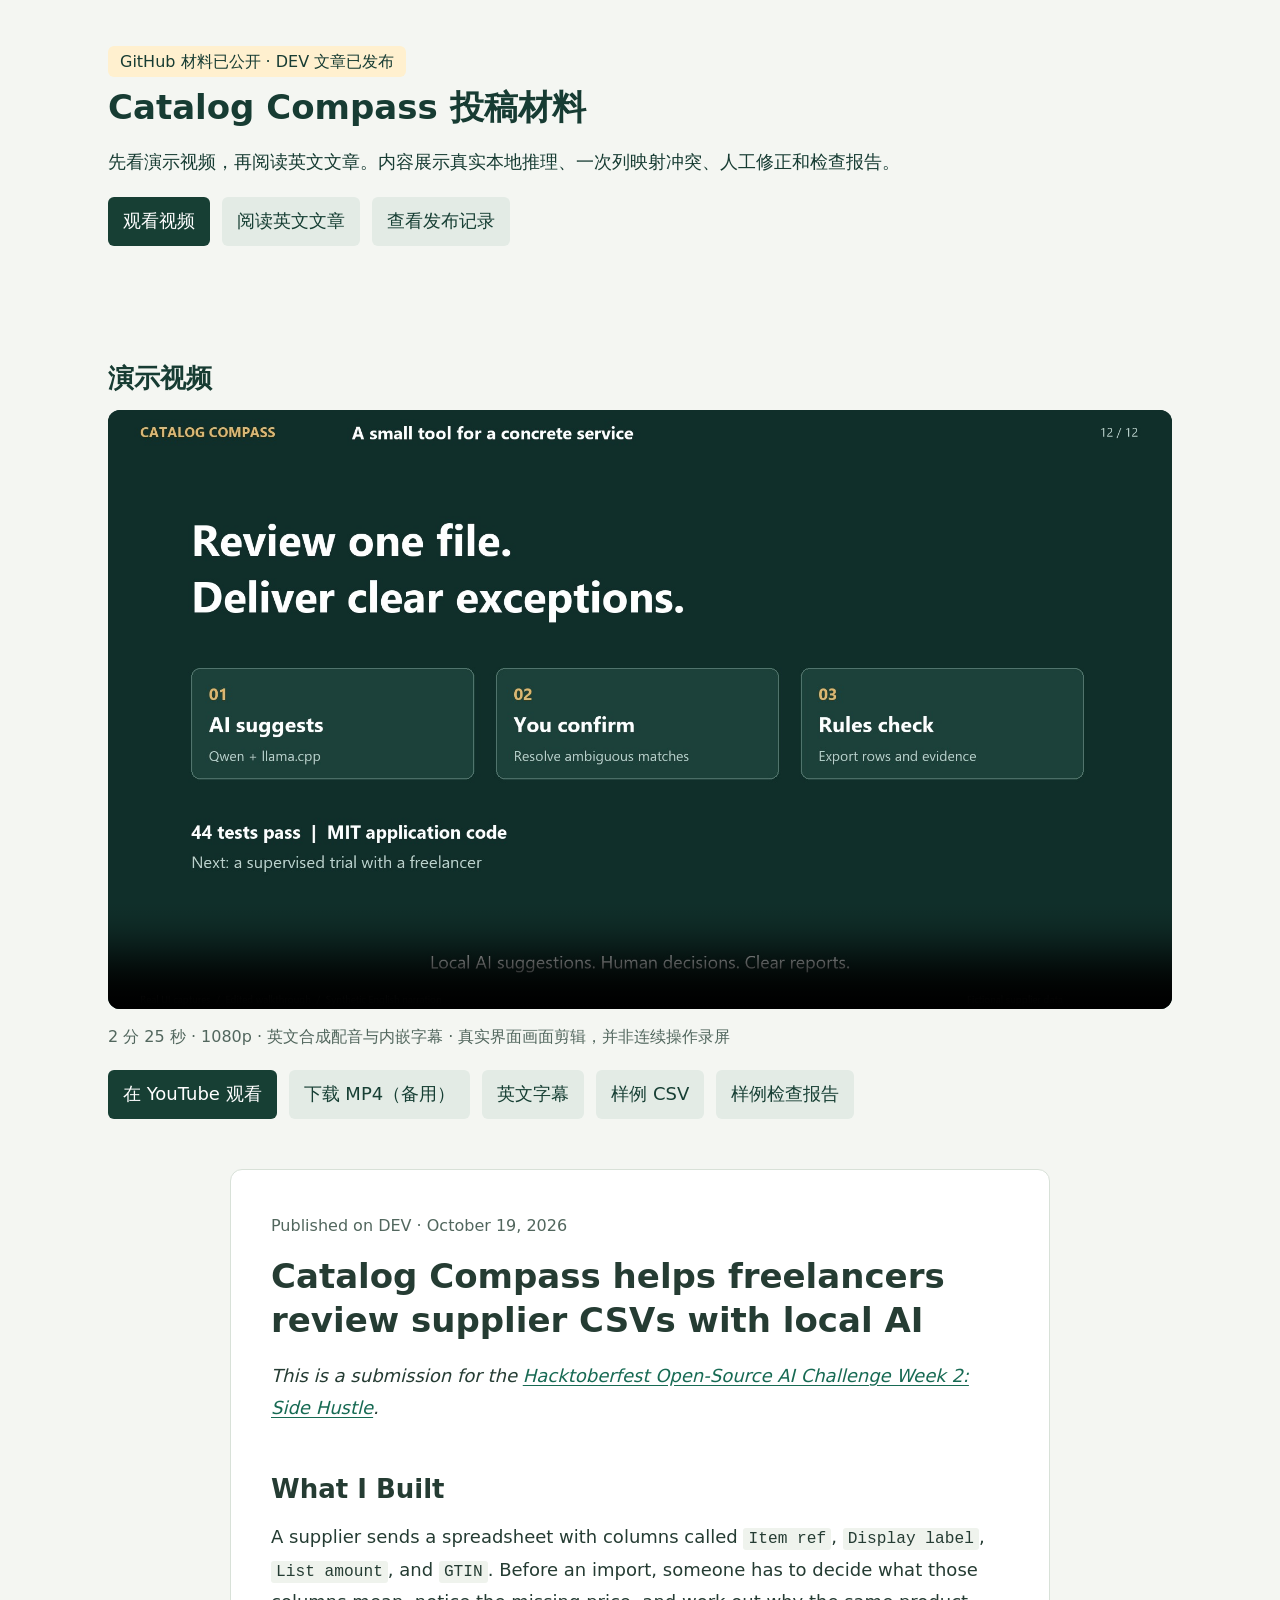
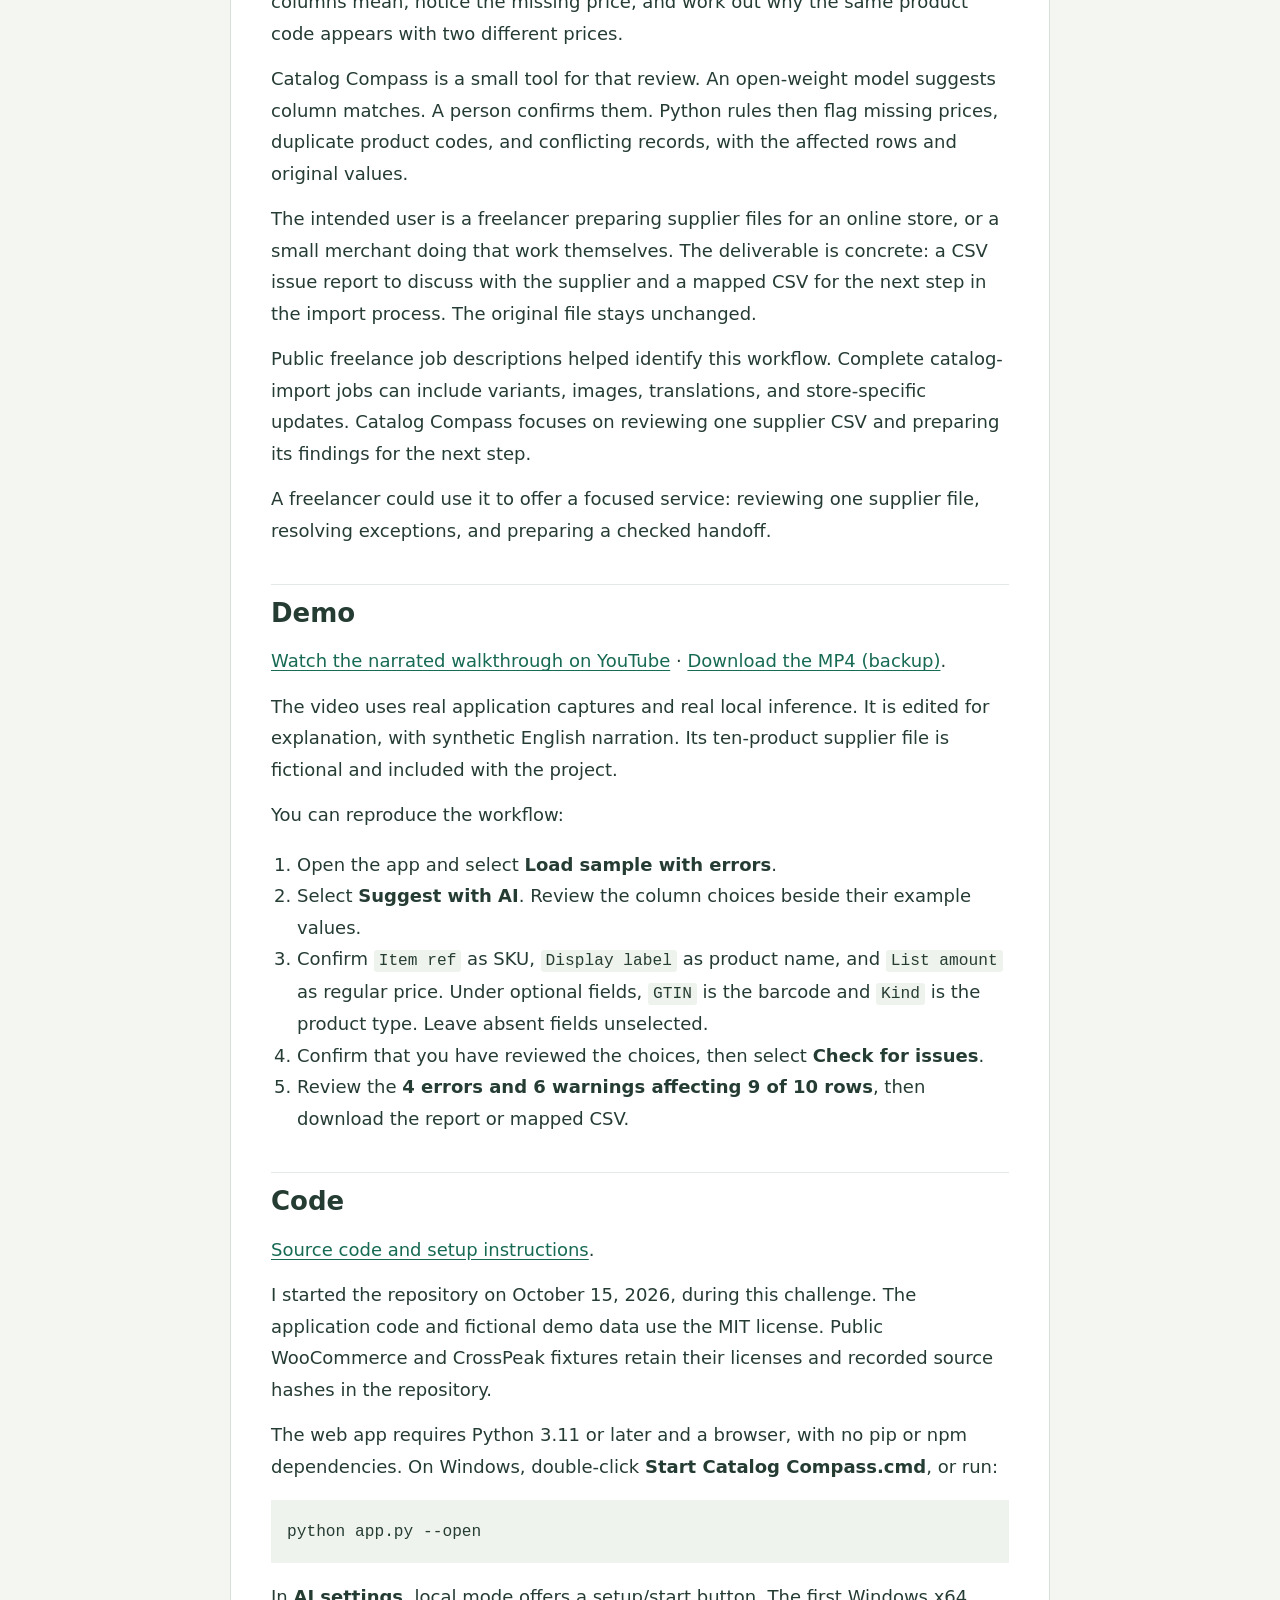
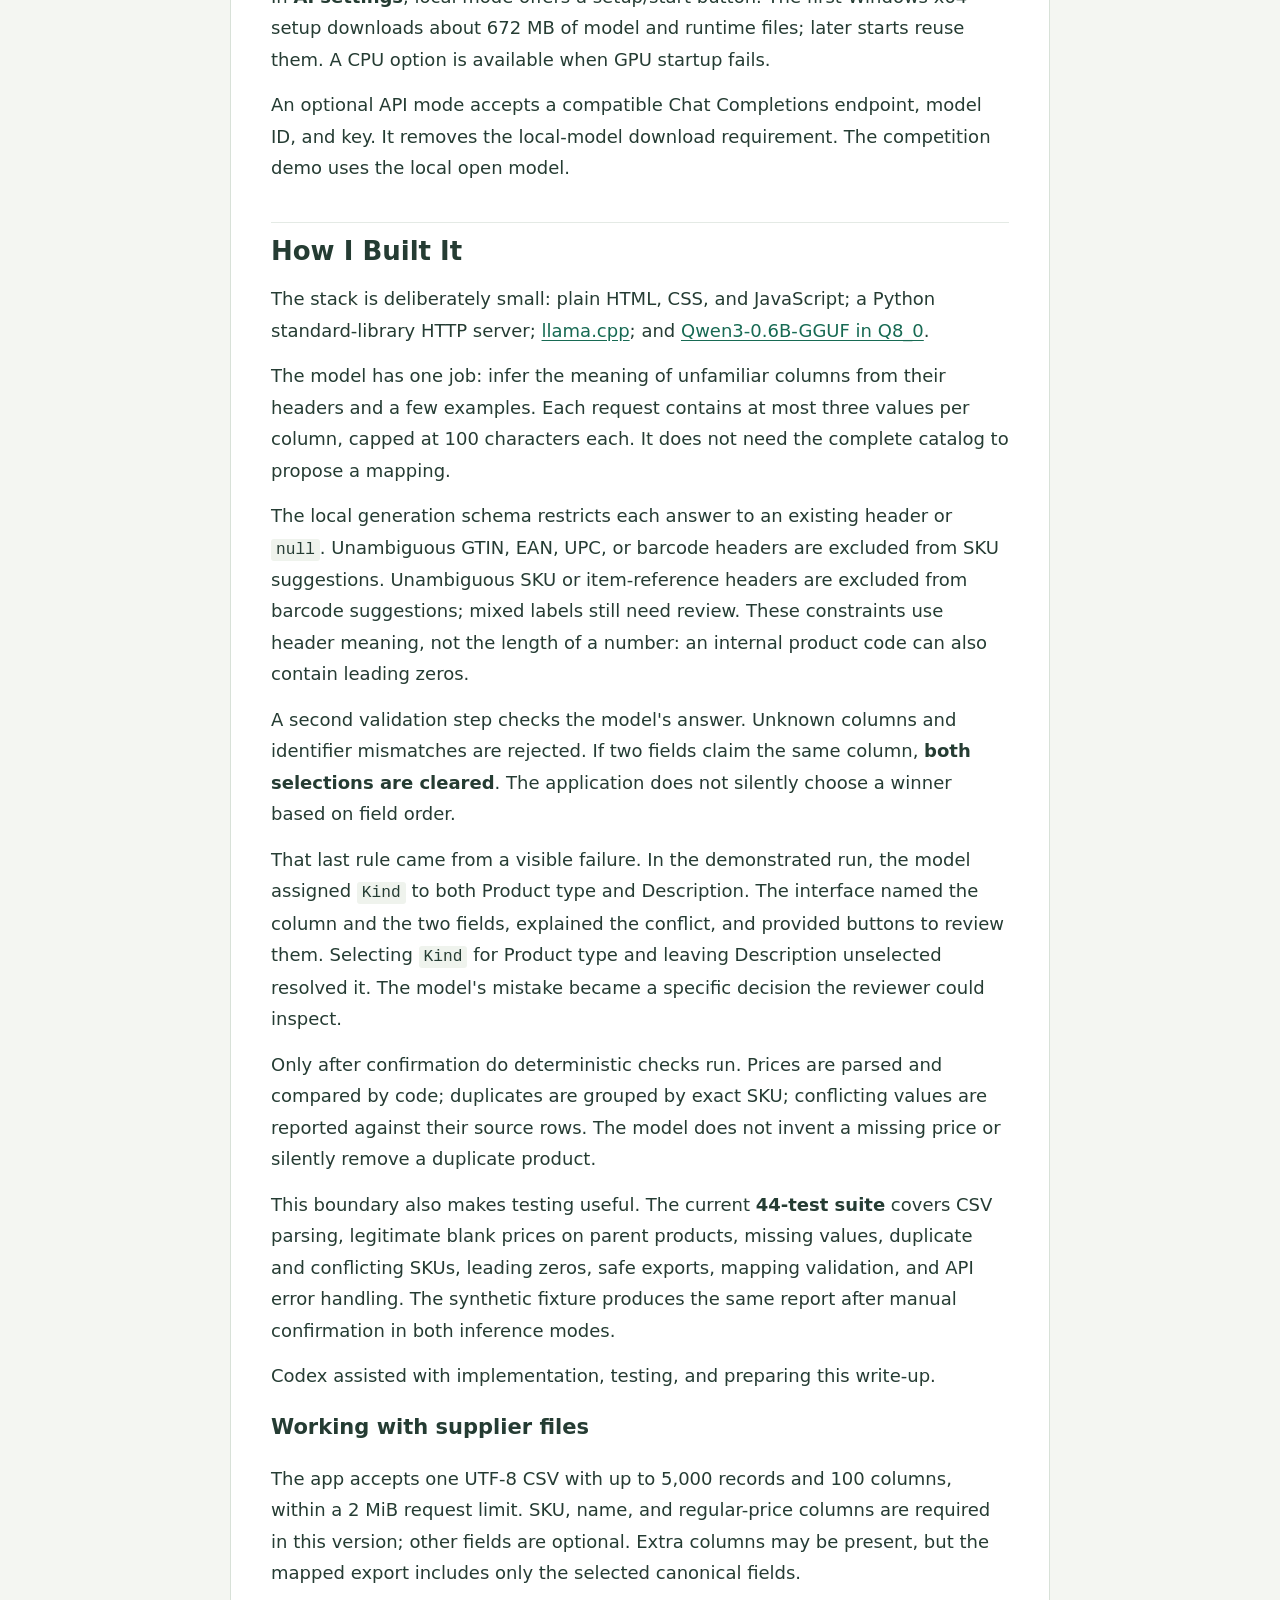
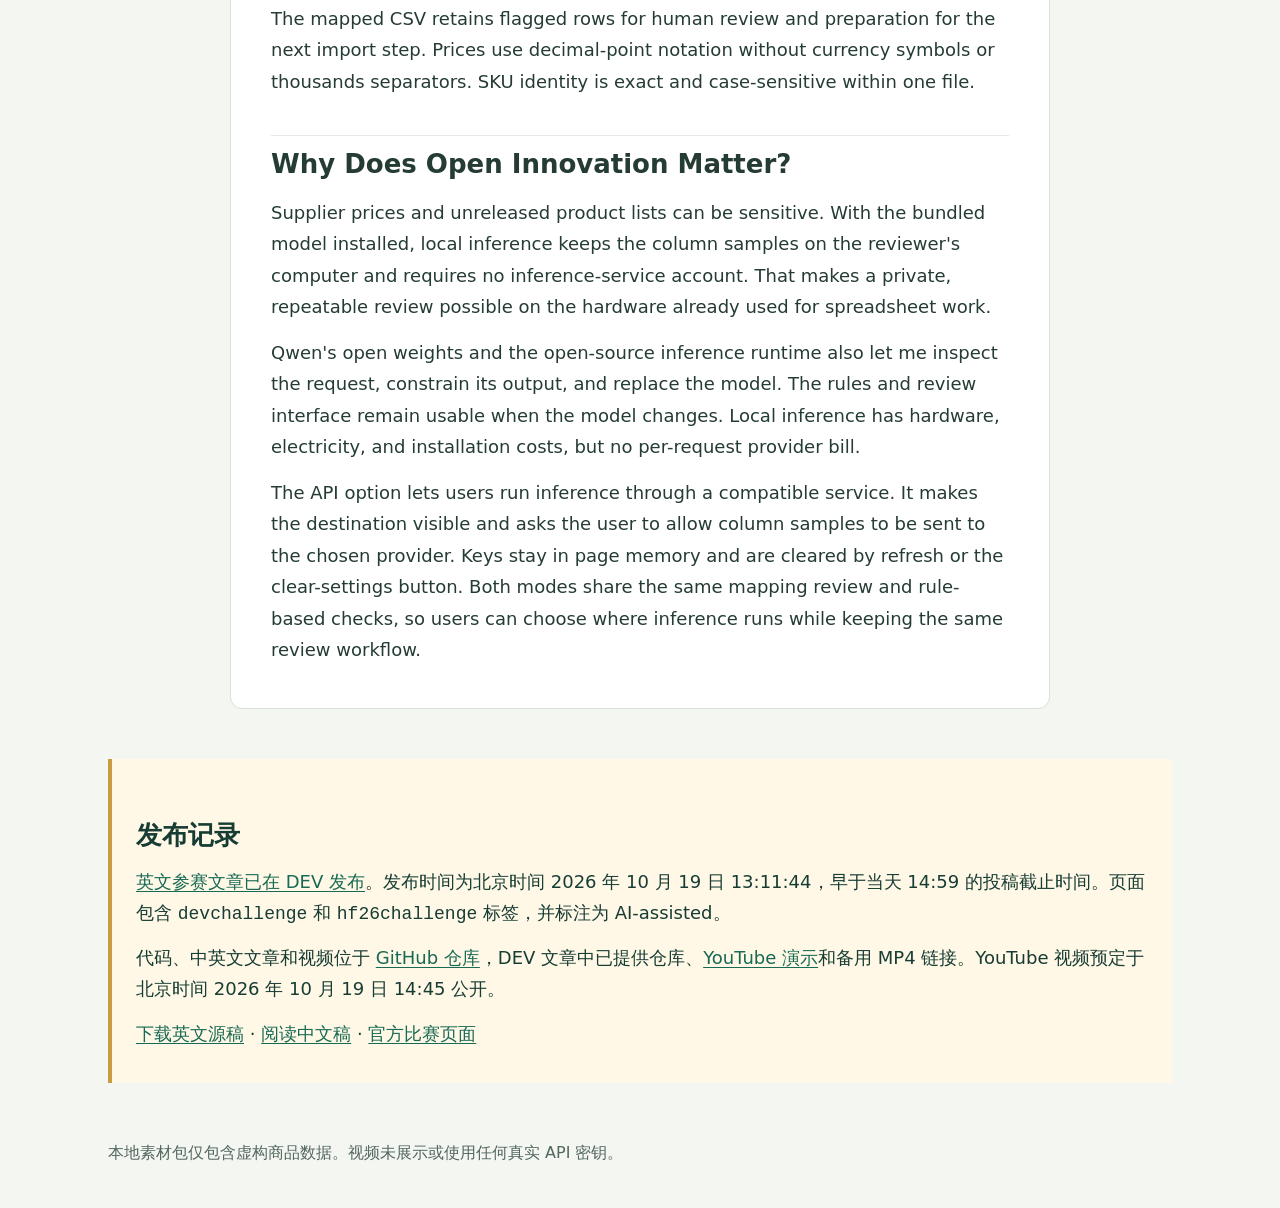
<file: submission/index.html>
<!doctype html>
<html lang="zh-CN"><head><meta charset="utf-8"><meta name="viewport" content="width=device-width,initial-scale=1"><title>Catalog Compass 投稿材料预览</title>
<style>
*{box-sizing:border-box}body{margin:0;background:#f4f6f2;color:#173c33;font:18px/1.7 system-ui,-apple-system,"Segoe UI",sans-serif}header,main,footer{max-width:1120px;margin:auto;padding:28px}header{padding-top:46px}h1{font-size:34px;line-height:1.3;margin:8px 0 18px}h2{font-size:26px;margin:38px 0 14px;line-height:1.4}h3{font-size:21px;line-height:1.4}p{margin:14px 0}a{color:#176a53;text-underline-offset:3px}.tag{font-size:16px;background:#fff0cf;padding:6px 12px;border-radius:6px}.intro{max-width:800px}.actions{display:flex;flex-wrap:wrap;gap:12px;margin:20px 0}.actions a{padding:9px 15px;background:#173f34;color:#fff;border-radius:6px;text-decoration:none}.actions a.secondary{background:#e3ebe5;color:#173f34}video{width:100%;display:block;border-radius:12px;background:#102e2a}.meta{font-size:16px;color:#52675e}.article{max-width:820px;margin:50px auto;padding:28px 40px;background:#fff;border:1px solid #d8e1d8;border-radius:12px;color:#253c33}.article h2{padding-top:10px;border-top:1px solid #e4eae5}.article h2:first-of-type{border-top:0}.article p,.article li{line-height:1.75}.article code{background:#eff3ed;padding:2px 5px;border-radius:3px;font-size:.9em}.article pre{padding:16px;background:#eff3ed;overflow:auto}.article pre code{padding:0}#publishing{border-left:4px solid #c79c45;background:#fff8e7;padding:20px 24px}.article ul,.article ol{padding-left:26px}footer{font-size:16px;color:#52675e;padding-bottom:48px}@media(max-width:700px){header,main,footer{padding:20px}h1{font-size:28px}.article{padding:20px;margin:30px 0}h2{font-size:24px}}
</style></head><body>
<header><span class="tag">GitHub 材料已公开 · DEV 文章已发布</span><h1>Catalog Compass 投稿材料</h1><p class="intro">先看演示视频，再阅读英文文章。内容展示真实本地推理、一次列映射冲突、人工修正和检查报告。</p><nav class="actions"><a href="#video">观看视频</a><a class="secondary" href="#article">阅读英文文章</a><a class="secondary" href="#publishing">查看发布记录</a></nav></header>
<main><section id="video"><h2>演示视频</h2><video controls preload="metadata" poster="video/poster.jpg" aria-label="Catalog Compass narrated demo"><source src="video/catalog-compass-demo.mp4" type="video/mp4"></video><p class="meta">2 分 25 秒 · 1080p · 英文合成配音与内嵌字幕 · 真实界面画面剪辑，并非连续操作录屏</p><div class="actions"><a href="https://youtu.be/7ixUD3DLN7Y">在 YouTube 观看</a><a class="secondary" href="video/catalog-compass-demo.mp4" download>下载 MP4（备用）</a><a class="secondary" href="video/captions.en.srt" download>英文字幕</a><a class="secondary" href="demo-supplier.csv" download>样例 CSV</a><a class="secondary" href="demo-issue-report.csv" download>样例检查报告</a></div></section>
<section id="article" class="article" lang="en"><p class="meta">Published on DEV · October 19, 2026</p><h1>Catalog Compass helps freelancers review supplier CSVs with local AI</h1><p><em>This is a submission for the <a href="https://dev.to/challenges/hacktoberfest-week2-2026-10-12">Hacktoberfest Open-Source AI Challenge Week 2: Side Hustle</a>.</em></p>
<h2>What I Built</h2>
<p>A supplier sends a spreadsheet with columns called <code>Item ref</code>, <code>Display label</code>, <code>List amount</code>, and <code>GTIN</code>. Before an import, someone has to decide what those columns mean, notice the missing price, and work out why the same product code appears with two different prices.</p>
<p>Catalog Compass is a small tool for that review. An open-weight model suggests column matches. A person confirms them. Python rules then flag missing prices, duplicate product codes, and conflicting records, with the affected rows and original values.</p>
<p>The intended user is a freelancer preparing supplier files for an online store, or a small merchant doing that work themselves. The deliverable is concrete: a CSV issue report to discuss with the supplier and a mapped CSV for the next step in the import process. The original file stays unchanged.</p>
<p>Public freelance job descriptions helped identify this workflow. Complete catalog-import jobs can include variants, images, translations, and store-specific updates. Catalog Compass focuses on reviewing one supplier CSV and preparing its findings for the next step.</p>
<p>A freelancer could use it to offer a focused service: reviewing one supplier file, resolving exceptions, and preparing a checked handoff.</p>
<h2>Demo</h2>
<p><a href="https://youtu.be/7ixUD3DLN7Y">Watch the narrated walkthrough on YouTube</a> · <a href="https://github.com/ESROAMER/catalog-compass/blob/master/submission/video/catalog-compass-demo.mp4">Download the MP4 (backup)</a>.</p>
<p>The video uses real application captures and real local inference. It is edited for explanation, with synthetic English narration. Its ten-product supplier file is fictional and included with the project.</p>
<p>You can reproduce the workflow:</p>
<ol>
<li>Open the app and select <strong>Load sample with errors</strong>.</li>
<li>Select <strong>Suggest with AI</strong>. Review the column choices beside their example values.</li>
<li>Confirm <code>Item ref</code> as SKU, <code>Display label</code> as product name, and <code>List amount</code> as regular price. Under optional fields, <code>GTIN</code> is the barcode and <code>Kind</code> is the product type. Leave absent fields unselected.</li>
<li>Confirm that you have reviewed the choices, then select <strong>Check for issues</strong>.</li>
<li>Review the <strong>4 errors and 6 warnings affecting 9 of 10 rows</strong>, then download the report or mapped CSV.</li>
</ol>
<h2>Code</h2>
<p><a href="https://github.com/ESROAMER/catalog-compass">Source code and setup instructions</a>.</p>
<p>I started the repository on October 15, 2026, during this challenge. The application code and fictional demo data use the MIT license. Public WooCommerce and CrossPeak fixtures retain their licenses and recorded source hashes in the repository.</p>
<p>The web app requires Python 3.11 or later and a browser, with no pip or npm dependencies. On Windows, double-click <strong>Start Catalog Compass.cmd</strong>, or run:</p>
<pre><code class="language-powershell">python app.py --open
</code></pre>
<p>In <strong>AI settings</strong>, local mode offers a setup/start button. The first Windows x64 setup downloads about 672 MB of model and runtime files; later starts reuse them. A CPU option is available when GPU startup fails.</p>
<p>An optional API mode accepts a compatible Chat Completions endpoint, model ID, and key. It removes the local-model download requirement. The competition demo uses the local open model.</p>
<h2>How I Built It</h2>
<p>The stack is deliberately small: plain HTML, CSS, and JavaScript; a Python standard-library HTTP server; <a href="https://github.com/ggml-org/llama.cpp">llama.cpp</a>; and <a href="https://huggingface.co/Qwen/Qwen3-0.6B-GGUF">Qwen3-0.6B-GGUF in Q8_0</a>.</p>
<p>The model has one job: infer the meaning of unfamiliar columns from their headers and a few examples. Each request contains at most three values per column, capped at 100 characters each. It does not need the complete catalog to propose a mapping.</p>
<p>The local generation schema restricts each answer to an existing header or <code>null</code>. Unambiguous GTIN, EAN, UPC, or barcode headers are excluded from SKU suggestions. Unambiguous SKU or item-reference headers are excluded from barcode suggestions; mixed labels still need review. These constraints use header meaning, not the length of a number: an internal product code can also contain leading zeros.</p>
<p>A second validation step checks the model&#39;s answer. Unknown columns and identifier mismatches are rejected. If two fields claim the same column, <strong>both selections are cleared</strong>. The application does not silently choose a winner based on field order.</p>
<p>That last rule came from a visible failure. In the demonstrated run, the model assigned <code>Kind</code> to both Product type and Description. The interface named the column and the two fields, explained the conflict, and provided buttons to review them. Selecting <code>Kind</code> for Product type and leaving Description unselected resolved it. The model&#39;s mistake became a specific decision the reviewer could inspect.</p>
<p>Only after confirmation do deterministic checks run. Prices are parsed and compared by code; duplicates are grouped by exact SKU; conflicting values are reported against their source rows. The model does not invent a missing price or silently remove a duplicate product.</p>
<p>This boundary also makes testing useful. The current <strong>44-test suite</strong> covers CSV parsing, legitimate blank prices on parent products, missing values, duplicate and conflicting SKUs, leading zeros, safe exports, mapping validation, and API error handling. The synthetic fixture produces the same report after manual confirmation in both inference modes.</p>
<p>Codex assisted with implementation, testing, and preparing this write-up.</p>
<h3>Working with supplier files</h3>
<p>The app accepts one UTF-8 CSV with up to 5,000 records and 100 columns, within a 2 MiB request limit. SKU, name, and regular-price columns are required in this version; other fields are optional. Extra columns may be present, but the mapped export includes only the selected canonical fields.</p>
<p>The mapped CSV retains flagged rows for human review and preparation for the next import step. Prices use decimal-point notation without currency symbols or thousands separators. SKU identity is exact and case-sensitive within one file.</p>
<h2>Why Does Open Innovation Matter?</h2>
<p>Supplier prices and unreleased product lists can be sensitive. With the bundled model installed, local inference keeps the column samples on the reviewer&#39;s computer and requires no inference-service account. That makes a private, repeatable review possible on the hardware already used for spreadsheet work.</p>
<p>Qwen&#39;s open weights and the open-source inference runtime also let me inspect the request, constrain its output, and replace the model. The rules and review interface remain usable when the model changes. Local inference has hardware, electricity, and installation costs, but no per-request provider bill.</p>
<p>The API option lets users run inference through a compatible service. It makes the destination visible and asks the user to allow column samples to be sent to the chosen provider. Keys stay in page memory and are cleared by refresh or the clear-settings button. Both modes share the same mapping review and rule-based checks, so users can choose where inference runs while keeping the same review workflow.</p>
</section>
<section id="publishing"><h2>发布记录</h2><p><a href="https://dev.to/esroamer/catalog-compass-helps-freelancers-review-supplier-csvs-with-local-ai-1b6d">英文参赛文章已在 DEV 发布</a>。发布时间为北京时间 2026 年 10 月 19 日 13:11:44，早于当天 14:59 的投稿截止时间。页面包含 <code>devchallenge</code> 和 <code>hf26challenge</code> 标签，并标注为 AI-assisted。</p><p>代码、中英文文章和视频位于 <a href="https://github.com/ESROAMER/catalog-compass">GitHub 仓库</a>，DEV 文章中已提供仓库、<a href="https://youtu.be/7ixUD3DLN7Y">YouTube 演示</a>和备用 MP4 链接。YouTube 视频预定于北京时间 2026 年 10 月 19 日 14:45 公开。</p><p><a href="article.en.md" download>下载英文源稿</a> · <a href="article.zh-CN.md">阅读中文稿</a> · <a href="https://dev.to/challenges/hacktoberfest-week2-2026-10-12">官方比赛页面</a></p></section></main><footer>本地素材包仅包含虚构商品数据。视频未展示或使用任何真实 API 密钥。</footer></body></html>
</file>
